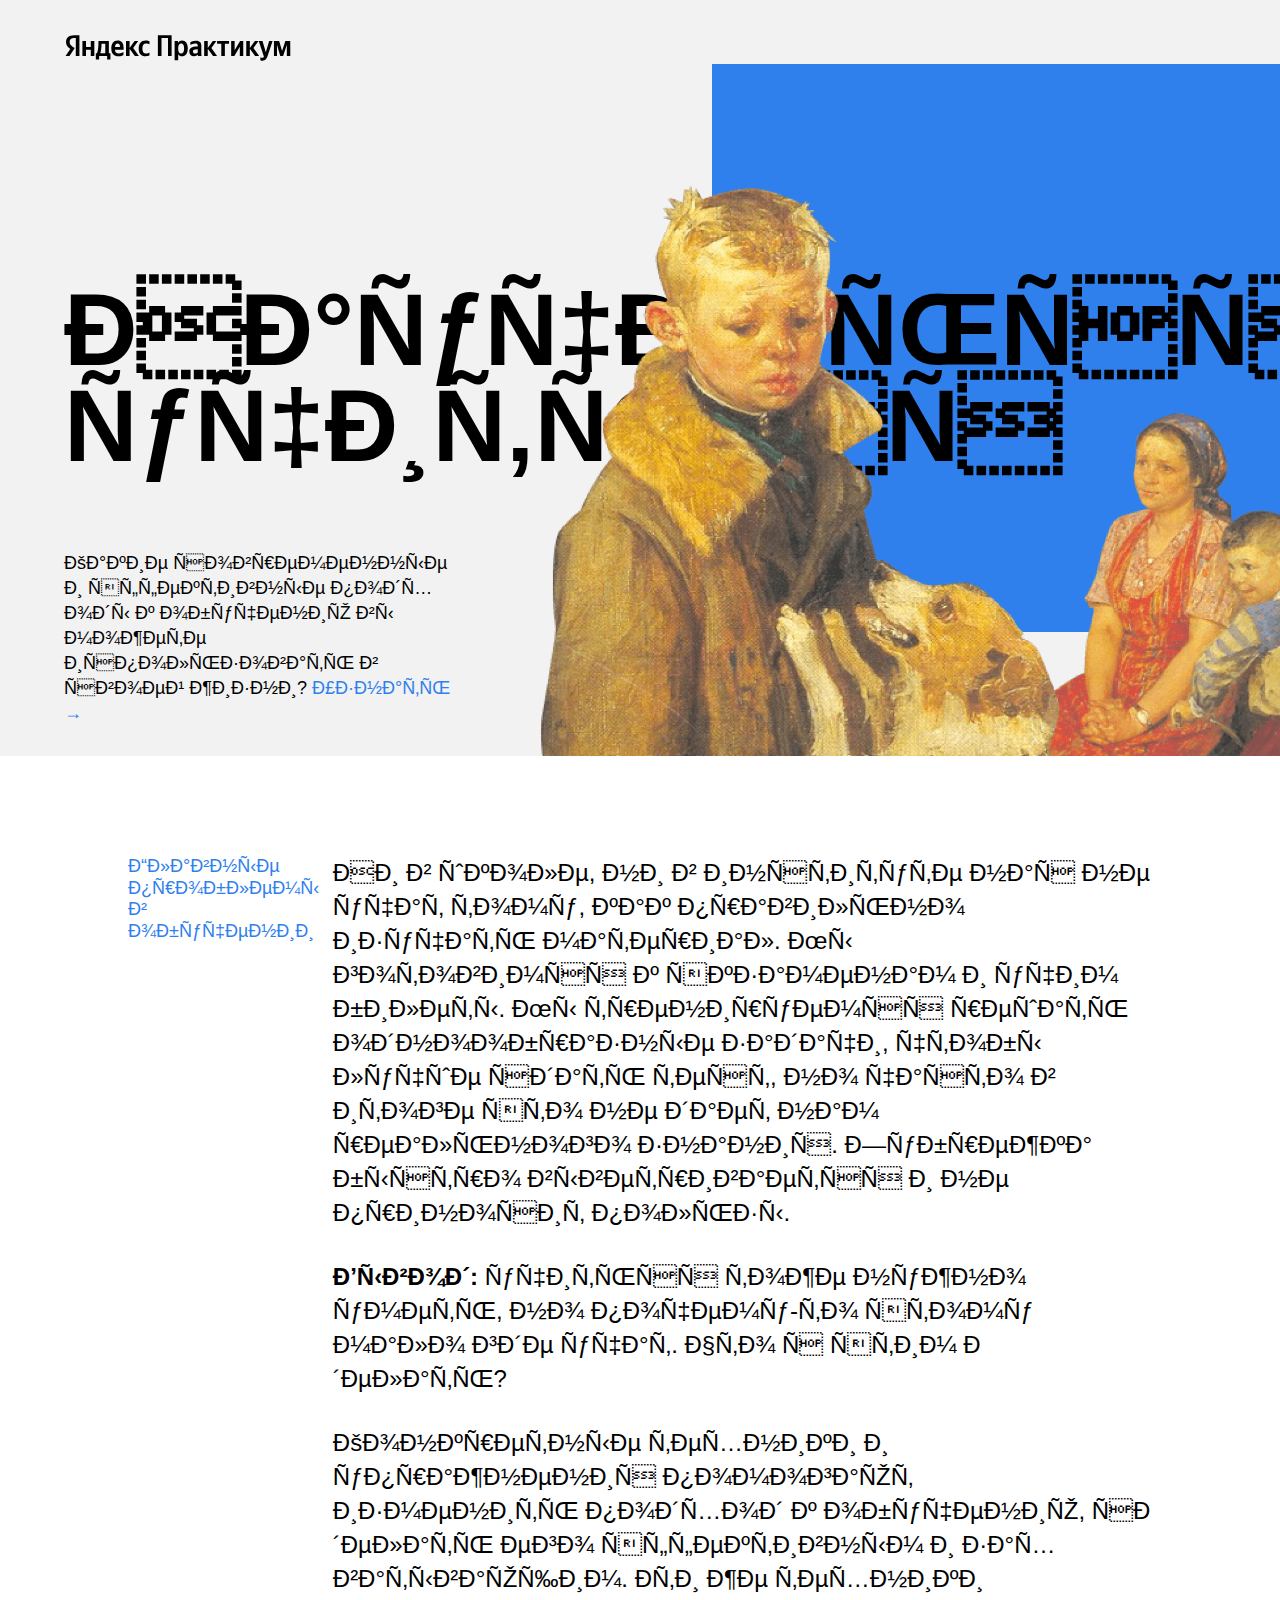
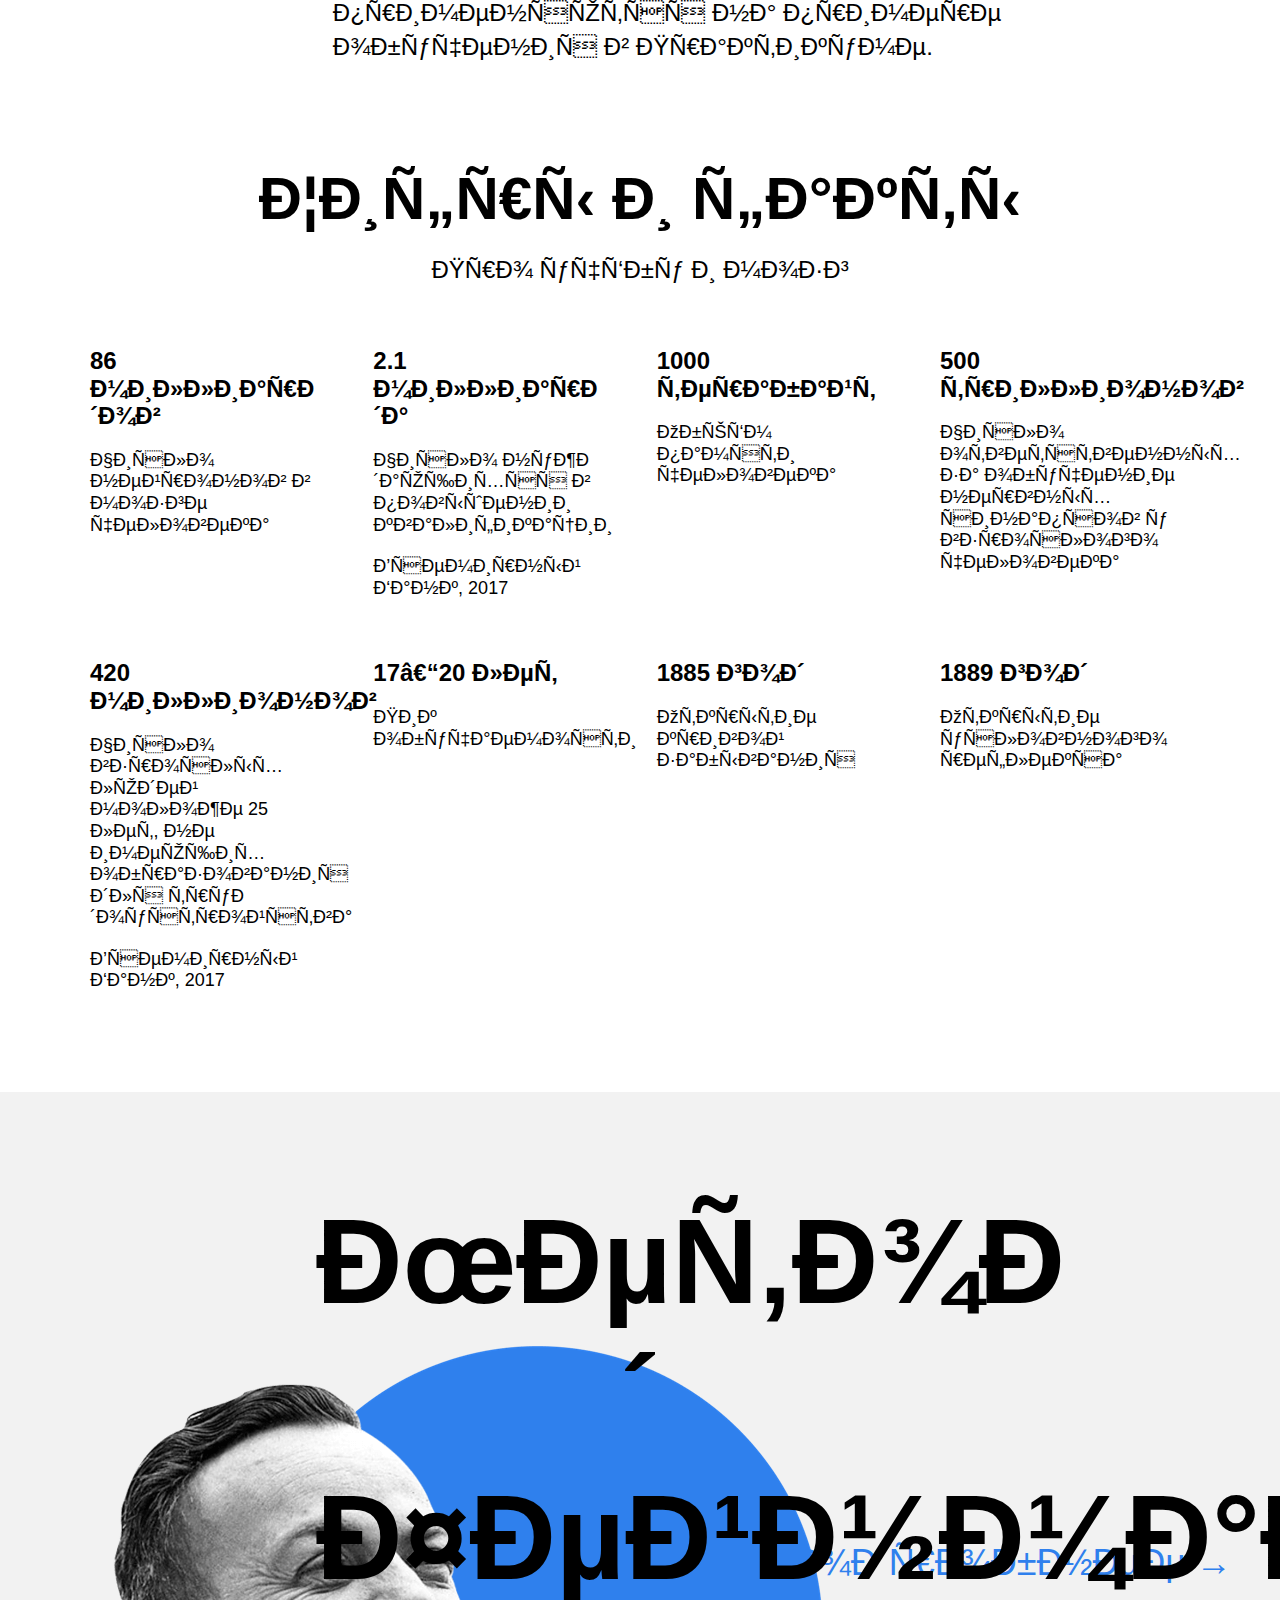
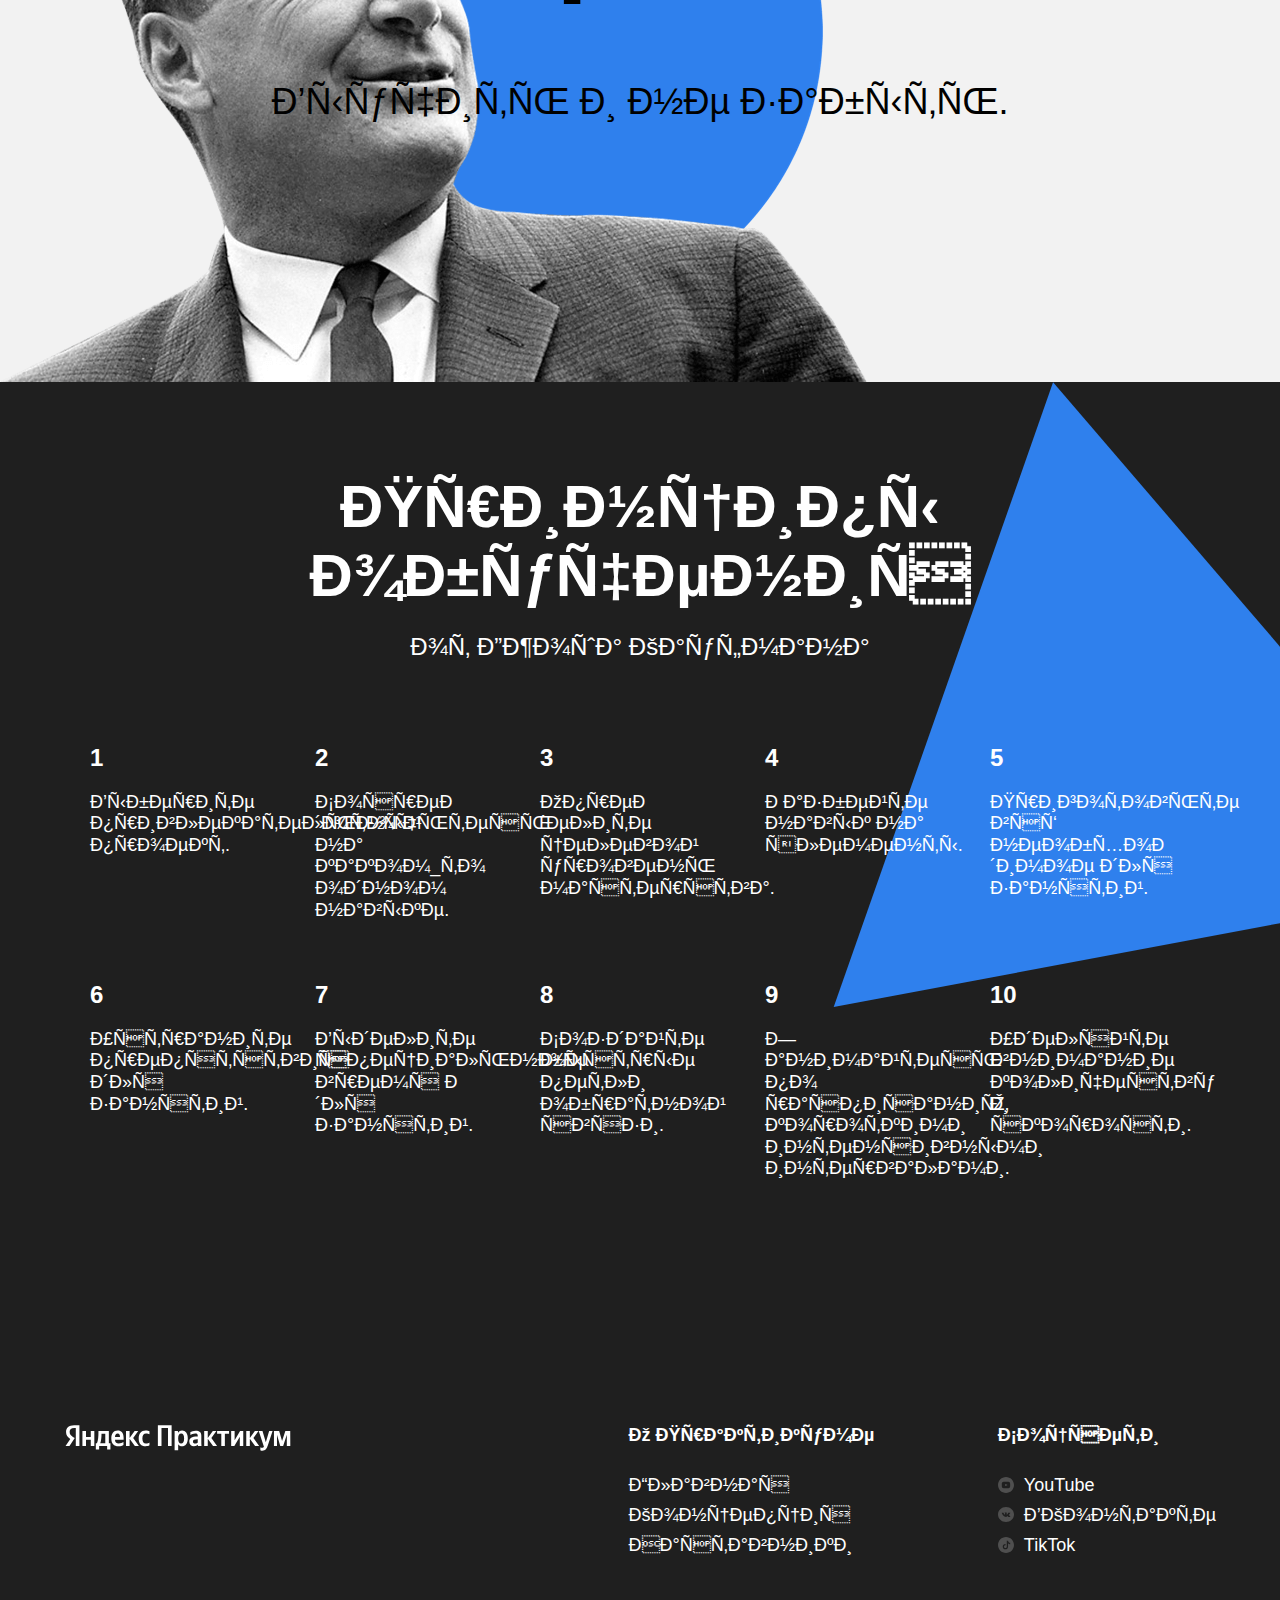
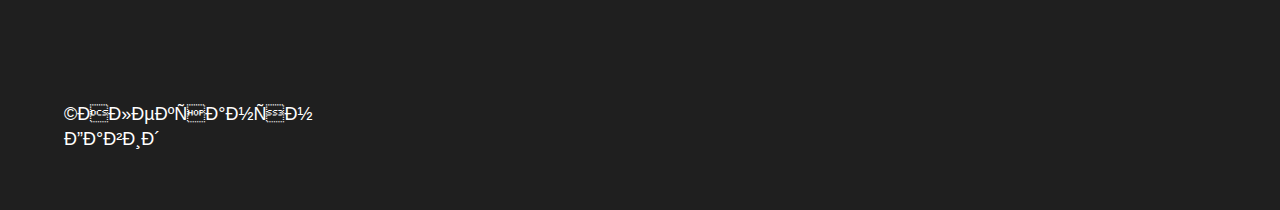
<file: sprint1/index.html>
<!DOCTYPE html>
<html lang="ru">

<head>
  <meta charset="UTF_8">
  <title>Научиться учиться</title>
  <link rel="stylesheet" href="styles/normalize.css">
  <link rel="stylesheet" href="styles/style.css">
</head>

<body>
  <div class="page">
    <header class="header">
      <img src="images/logo_place_header.svg" alt="Логотип Практикума" class="logo logo_place_header">
      <h1 class="header_title">Научиться учиться</h1>
      <p class="header_subtitle">Какие современные и эффективные подходы к обучению вы можете использовать в своей
        жизни?<a href="#0" class="header_learn_more"> Узнать &rarr;</a></p>
      <div class="header_square_pic"></div>
      <img src="images/two_again.png" alt="Грустный мальчик, на которого смотрит огорчённая мать" class="header_image">
    </header>
    <main class="content">
      <section class="description">
        <div class="two-columns">
          <div class="description_column description_column_type_left">
            <h2 class="two-columns_brief">Главные проблемы в обучении</h2>
          </div>
          <div class="description_column description_column_type_right">
            <div class="two-columns_main_text">
              <p class="two-columns_paragraph">Ни в школе, ни в институте нас не учат тому, как правильно изучать
                материал. Мы готовимся к экзаменам и учим билеты. Мы тренируемся решать однообразные задачи, чтобы лучше
                сдать тест, но часто в итоге это не дает нам реального знания. Зубрежка быстро выветривается и не
                приносит пользы.</p>
              <p class="two-columns_paragraph"><span class="description_highlight">Вывод:</span> учиться тоже нужно
                уметь, но почему-то этому мало где учат. Что с этим делать?</p>
              <p class="two-columns_paragraph">Конкретные техники и упражнения помогают изменить подход к обучению,
                сделать его эффективным и захватывающим. Эти же техники применяются на примере обучения в Практикуме.
              </p>
            </div>
          </div>
        </div>
      </section>

      <section class="digits">
        <h2 class="section_title">Цифры и факты</h2>
        <p class="section_subtitle">Про учёбу и мозг</p>

        <div class="table">
          <div class="table_cell">
            <p class="table_heading">86 миллиардов</p>
            <p class="table_text">Число нейронов в мозге человека</p>
          </div>
          <div class="table_cell">
            <p class="table_heading">2.1 миллиарда</p>
            <p class="table_text">Число нуждающихся в повышении квалификации</p>
            <p class="table_text table_source">Всемирный Банк, 2017</p>
          </div>
          <div class="table_cell">
            <p class="table_heading">1000 терабайт</p>
            <p class="table_text">Объём памяти человека</p>
          </div>
          <div class="table_cell">
            <p class="table_heading">500 триллионов</p>
            <p class="table_text">Число ответственных за обучение нервных синапсов у взрослого человека</p>
          </div>
          <div class="table_cell">
            <p class="table_heading">420 миллионов</p>
            <p class="table_text">Число взрослых людей моложе 25 лет, не имеющих образования для трудоустройства</p>
            <p class="table_text table_source">Всемирный Банк, 2017</p>
          </div>
          <div class="table_cell">
            <p class="table_heading">17–20 лет</p>
            <p class="table_text">Пик обучаемости</p>
          </div>
          <div class="table_cell">
            <p class="table_heading">1885 год</p>
            <p class="table_text">Открытие кривой забывания</p>
          </div>
          <div class="table_cell">
            <p class="table_heading">1889 год</p>
            <p class="table_text">Открытие условного рефлекса</p>
          </div>
        </div>
      </section>

      <section class="feynman">
        <h2 class="feynman_title">Метод Фейнмана</h2>
        <p class="feynman_subtitle">Выучить и не забыть.</p>
        <a href="#0" class="feynman_link">Подробнее &rarr;</a>
        <img src="images/feynman.png" alt="Изображение Фейнмана" class="feynman_image">
      </section>

      <section class="kaufman">
        <img src="images/kaufman-triangle.svg" alt="Декоративные элемент" class="kaufman_triangle">
        <h2 class="section_title table_theme_dark">Принципы обучения</h2>
        <p class="section_subtitle table_theme_dark">от Джоша Кауфмана</p>
        <div class="table table_theme_dark">
          <div class="table_cell table_cell_theme_dark">
            <p class="table_heading table_theme_dark">1</p>
            <p class="table_text table_text_theme_dark">Выберите привлекательный проект.</p>
          </div>
          <div class="table_cell table_cell_theme_dark">
            <p class="table_heading table_theme_dark">2</p>
            <p class="table_text table_text_theme_dark">Сосредоточьтесь на каком_то одном навыке.</p>
          </div>
          <div class="table_cell table_cell_theme_dark">
            <p class="table_heading table_theme_dark">3</p>
            <p class="table_text table_text_theme_dark">Определите целевой уровень мастерства.</p>
          </div>
          <div class="table_cell table_cell_theme_dark">
            <p class="table_heading table_theme_dark">4</p>
            <p class="table_text table_text_theme_dark">Разбейте навык на элементы.</p>
          </div>
          <div class="table_cell table_cell_theme_dark">
            <p class="table_heading table_theme_dark">5</p>
            <p class="table_text table_text_theme_dark">Приготовьте всё необходимое для занятий.</p>
          </div>
          <div class="table_cell table_cell_theme_dark">
            <p class="table_heading table_theme_dark">6</p>
            <p class="table_text table_text_theme_dark">Устраните препятствия для занятий.</p>
          </div>
          <div class="table_cell table_cell_theme_dark">
            <p class="table_heading table_theme_dark">7</p>
            <p class="table_text table_text_theme_dark">Выделите специальное время для занятий.</p>
          </div>
          <div class="table_cell table_cell_theme_dark">
            <p class="table_heading table_theme_dark">8</p>
            <p class="table_text table_text_theme_dark">Создайте быстрые петли обратной связи.</p>
          </div>
          <div class="table_cell table_cell_theme_dark">
            <p class="table_heading table_theme_dark">9</p>
            <p class="table_text table_text_theme_dark">Занимайтесь по расписанию, короткими интенсивными интервалами.
            </p>
          </div>
          <div class="table_cell table_cell_theme_dark">
            <p class="table_heading table_theme_dark">10</p>
            <p class="table_text table_text_theme_dark">Уделяйте внимание количеству и скорости.</p>
          </div>
        </div>
      </section>
    </main>

    <footer class="footer">
      <ul class="footer_columns">
        <li class="footer_column footer_column_copyright">
          <img src="images/logo_place_footer.svg" alt="Яндекс Практикум" class="logo logo_place_footer">
          <p class="footer_author">&copy;Алексанян Давид</p>
        </li>
        <li class="footer_column">
          <div class="footer_column_info">
            <h2 class="footer_column_heading">О Практикуме</h2>
            <ul class="footer_column_links">
              <nav class="footer_nav">
                <li class="footer_column_link"><a href="#0">Главная</a></li>
                <li class="footer_column_link"><a href="#0">Концепция</a></li>
                <li class="footer_column_link"><a href="#0">Наставники</a></li>
              </nav>
            </ul>
          </div>
          <div class="footer_column_social">
            <ul class="footer_column_links">
              <h2 class="footer_column_heading">Соцсети</h2>
              <li class="footer_column_link">
                <a href="#0" class="footer_social_link">
                  <img src="images/youtube_color_white.svg" alt="YouTube" class="footer_social_icon">
                  YouTube
                </a>
              </li>
              <li class="footer_column_link">
                <a href="#0" class="footer_social_link">
                  <img src="images/vk_color_white.svg" alt="ВКонтакте" class="footer_social_icon">
                  ВКонтакте
                </a>
              </li>
              <li class="footer_column_link">
                <a href="#0" class="footer_social_link">
                  <img src="images/tiktok_color_white.svg" alt="TikTok" class="footer_social_icon">
                  TikTok
                </a>
              </li>
            </ul>
          </div>
        </li>
      </ul>
    </footer>
  </div>
</body>

</html>
</file>
<file: sprint1/styles/style.css>
.page {
  min-width: 1100px;
  max-width: 1600px;
  margin: 0 auto;
  font-family: 'Helvetica Neue', Arial, sans-serif;
}

ul, p {
  margin: 0;
  padding: 0;
}

a {
  color: #2f80ed;
  text-decoration: none;
}

a:hover {
  text-decoration: underline;
}

span {
  font-weight: bold;
}

.header {
  position: relative;
  height: 100vh;
  min-height: 600px;
  max-height: 756px;
  background-color: #f2f2f2; 
  display: flex;
  align-items: center;
}

.logo {
  width: 228px;
  height: 32px;
}

.logo_place_header {
  position: absolute;
  top: 30px;
  left: 64px;
  z-index: 2;
}

.header_title {
  width: 730px;
  margin-left: 64px;
  font-size: 102px;
  line-height: 96px;
  font-weight: 600;
  position: relative;
  z-index: 1;
  color: #000; 
}

.header_subtitle {
  position: absolute;
  bottom: 30px;
  left: 64px;
  width: 388px;
  font-size: 18px;
  line-height: 25px;
  z-index: 1;
  color: #000;
}

.header_square_pic {
  position: absolute;
  top: 64px;
  right: 0;
  width: 568px;
  height: 568px;
  background-color: #2f80ed; 
  z-index: 0;
}

.header_image {
  position: absolute;
  bottom: 0;
  right: 0;
  width: 765px;
  height: 608px;
  z-index: 1;
}

.content {
  margin-top: 100px;
}
.description {
  margin: 0 auto 100px;
}

.two-columns {
  width: 80%;
  margin: 0 auto;
  display: flex;
}

.description_column_type_left {
  width: 20%;
}

.description_column_type_right {
  width: 80%;
  min-width: 784px;
}

.two-columns_brief {
  margin-top: 0;
  font-size: 18px;
  line-height: 1.2;
  font-weight: normal;
  color: #2f80ed; 
}

.two-columns_paragraph {
  font-size: 24px;
  line-height: 34px;
  font-weight: normal;
  margin: 0;
  margin-bottom: 30px;
}

.two-columns_paragraph:last-child {
  margin-bottom: 0;
}

.digits {
  margin-bottom: 100px;
}

.section_title {
  width: 60%;
  margin: 0 auto 20px;
  font-weight: 600;
  font-size: 60px;
  line-height: 1.15;
  text-align: center;
}

.section_subtitle {
  width: 60%;
  margin: 0 auto 60px;
  font-size: 24px;
  line-height: 34px;
  text-align: center;
}

.table {
  width: 1100px;
  margin-left: auto;
  margin-right: auto;
  display: flex;
  flex-wrap: wrap;
  justify-content: space-between;
}

.table_cell {
  width: 250px;
}

.table .table_cell:nth-child(-n+4) {
  margin-bottom: 60px;
}

.table_heading {
  font-size: 24px;
  line-height: 1.15;
  font-weight: 600;
  margin-bottom: 20px;
}

.table_text {
  font-size: 18px;
  line-height: 1.2;
  margin-bottom: 20px;
}

.table_source {
  margin-bottom: 0;
}

.feynman {
  position: relative;
  background-color: #f2f2f2; 
  min-height: 600px;
  height: 890px;
}

.feynman_title {
  width: 648px;
  padding: 0;
  padding-top: 100px;
  margin: 0 auto 70px auto;
  font-size: 120px;
  line-height: 1.15;
  text-align: center;
  font-weight: 600;
  position: relative;
  z-index: 2; 
}

.feynman_subtitle {
  padding: 0;
  margin-top: 0;
  font-size: 36px;
  line-height: 51px;
  text-align: center;
  position: relative;
  z-index: 1; 
}

.feynman_link {
  position: absolute;
  top: 50%;
  right: 48px;
  vertical-align: middle;
  font-size: 36px;
  line-height: 51px;
  color: #2f80ed; 
  text-decoration: none;
  z-index: 1;
}

.feynman_image {
  position: absolute;
  bottom: 0;
  left: 0;
  width: 867px; 
  height: 637px;
  z-index: 0; 
}

.kaufman {
  padding-top: 90px;
  padding-bottom: 90px;
  position: relative;
  background-color: #1f1f1f; 
  overflow: hidden; 
  z-index: 0;
}

.kaufman .section_title {
  padding: 0;
  width: 60%;
  margin: 0 auto 0; 
  font-size: 60px;
  line-height: 1.15;
  font-weight: 600;
  color: #ffffff; 
  text-align: center;
}

.kaufman .section_subtitle {
  width: 60%;
  margin: 20px auto 0;
  font-weight: normal;
  color: #ffffff;
  text-align: center;
}

.kaufman_triangle {
  position: absolute;
  top: 0;
  right: -210px; 
  width: 877px;
  height: 877px;
  z-index: -1; 
}

.table.table_theme_dark {
  margin: 0 auto 10px; 
  padding-top: 80px;
  display: flex;
  flex-wrap: wrap;
  justify-content: space-between;
  z-index: 1;
}

.table_cell.table_cell_theme_dark {
  margin-top: 0;
  width: 200px;
  margin-bottom: 80px; 
}

.table_text.table_text_theme_dark {
  font-size: 18px;
  line-height: 1.2;
  font-weight: normal;
  color: #ffffff; 
  margin:0;
}

.table_cell_theme_dark {
  width: 200px;
  color: white;
  margin-right: 0;
  margin-top: 80px;
}

.footer {
  background-color: #1f1f1f;
  min-height: 350px;
  box-sizing: border-box;
}
  
.footer_columns {
  width: 90%;
  margin: 0 auto;
  display: flex;
  justify-content: space-between;
  padding-top: 60px;
  box-sizing: border-box;
  list-style: none;
  min-height: 350px;
  padding-bottom:40px;
}
  
.footer_column {
  display: flex;
  flex-basis: 711px;
  list-style: none;
  flex-direction: column;
}
  
.footer_column_copyright {
  justify-content: space-between;
  max-width: 228px;
}
  
.logo_place_footer {
  width: 228px;
  height: 32px;
}
  
.footer_author {
  margin-top: 18px;
  margin-bottom: 18px;
  color: #ffffff;
  font-size: 18px;
  line-height: 25px;
}
  
.footer_column:nth-child(2) {
  flex-direction: row;
  justify-content: flex-start;
  align-items: flex-start;
}
  
.footer_column_info,
.footer_column_social {
  display: flex;
  flex-direction: column;
  min-height: 350px;
}
  
.footer_column_info {
  margin-left: auto;
  margin-right: auto;
}
  
.footer_column_heading {
  margin-top: 0;
  font-size: 18px;
  line-height: 30px;
  font-weight: 600;
  color: #ffffff;
  margin-bottom: 20px;
}
  
.footer_column_links {
  list-style: none;
  margin: 0;
  margin-bottom: 16px;
  padding: 0;
}
  
.footer_column_link a:hover {
  text-decoration: underline;
}
  
.footer_column_link a,
 .footer_column_social a {
  display: flex;
  align-items: center;
  color: #ffffff;
  text-decoration: none;
  font-size: 18px;
  line-height: 30px;
  margin-bottom: 0;
}
  
.footer_social_link:hover {
  text-decoration: underline;
}
  
.footer_social_icon {
  margin-right: 10px;
}
  
.footer_column_social .footer_column_link:last-child {
  margin-bottom: 0;
}
</file>
